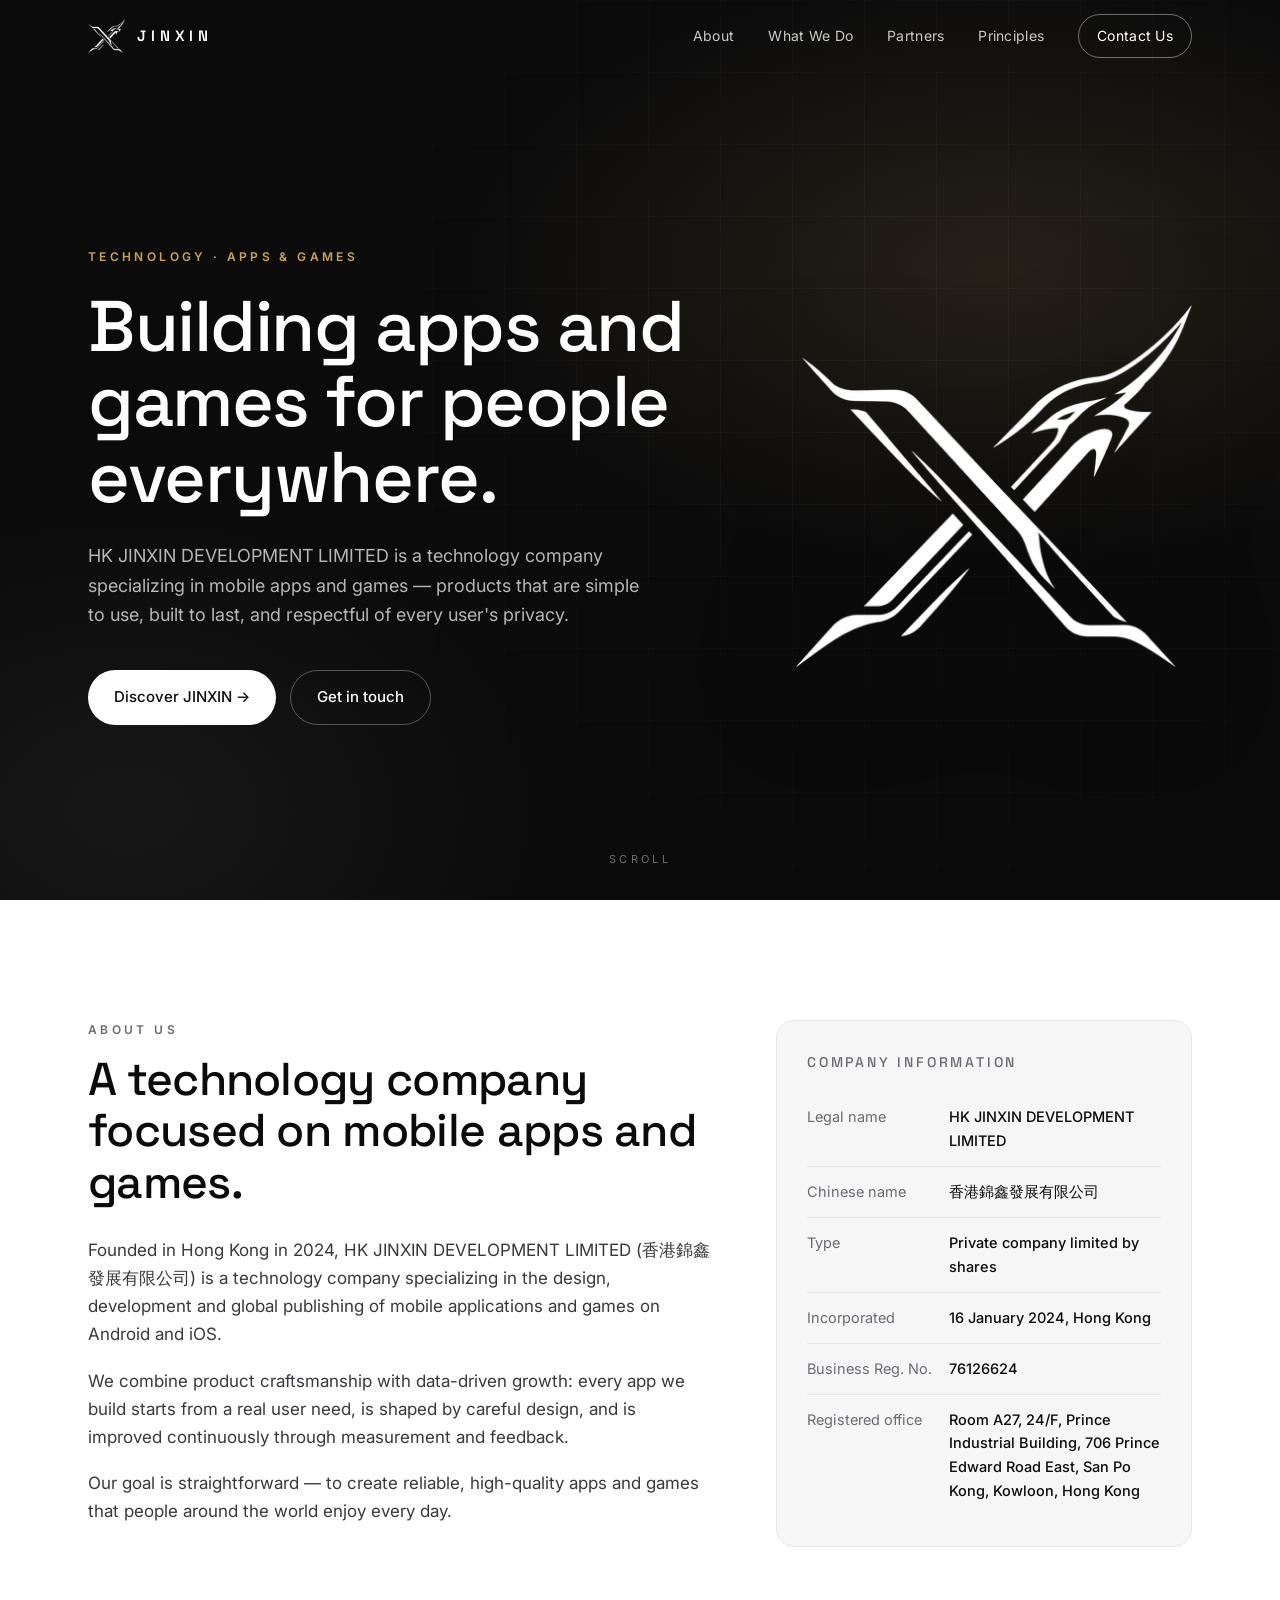
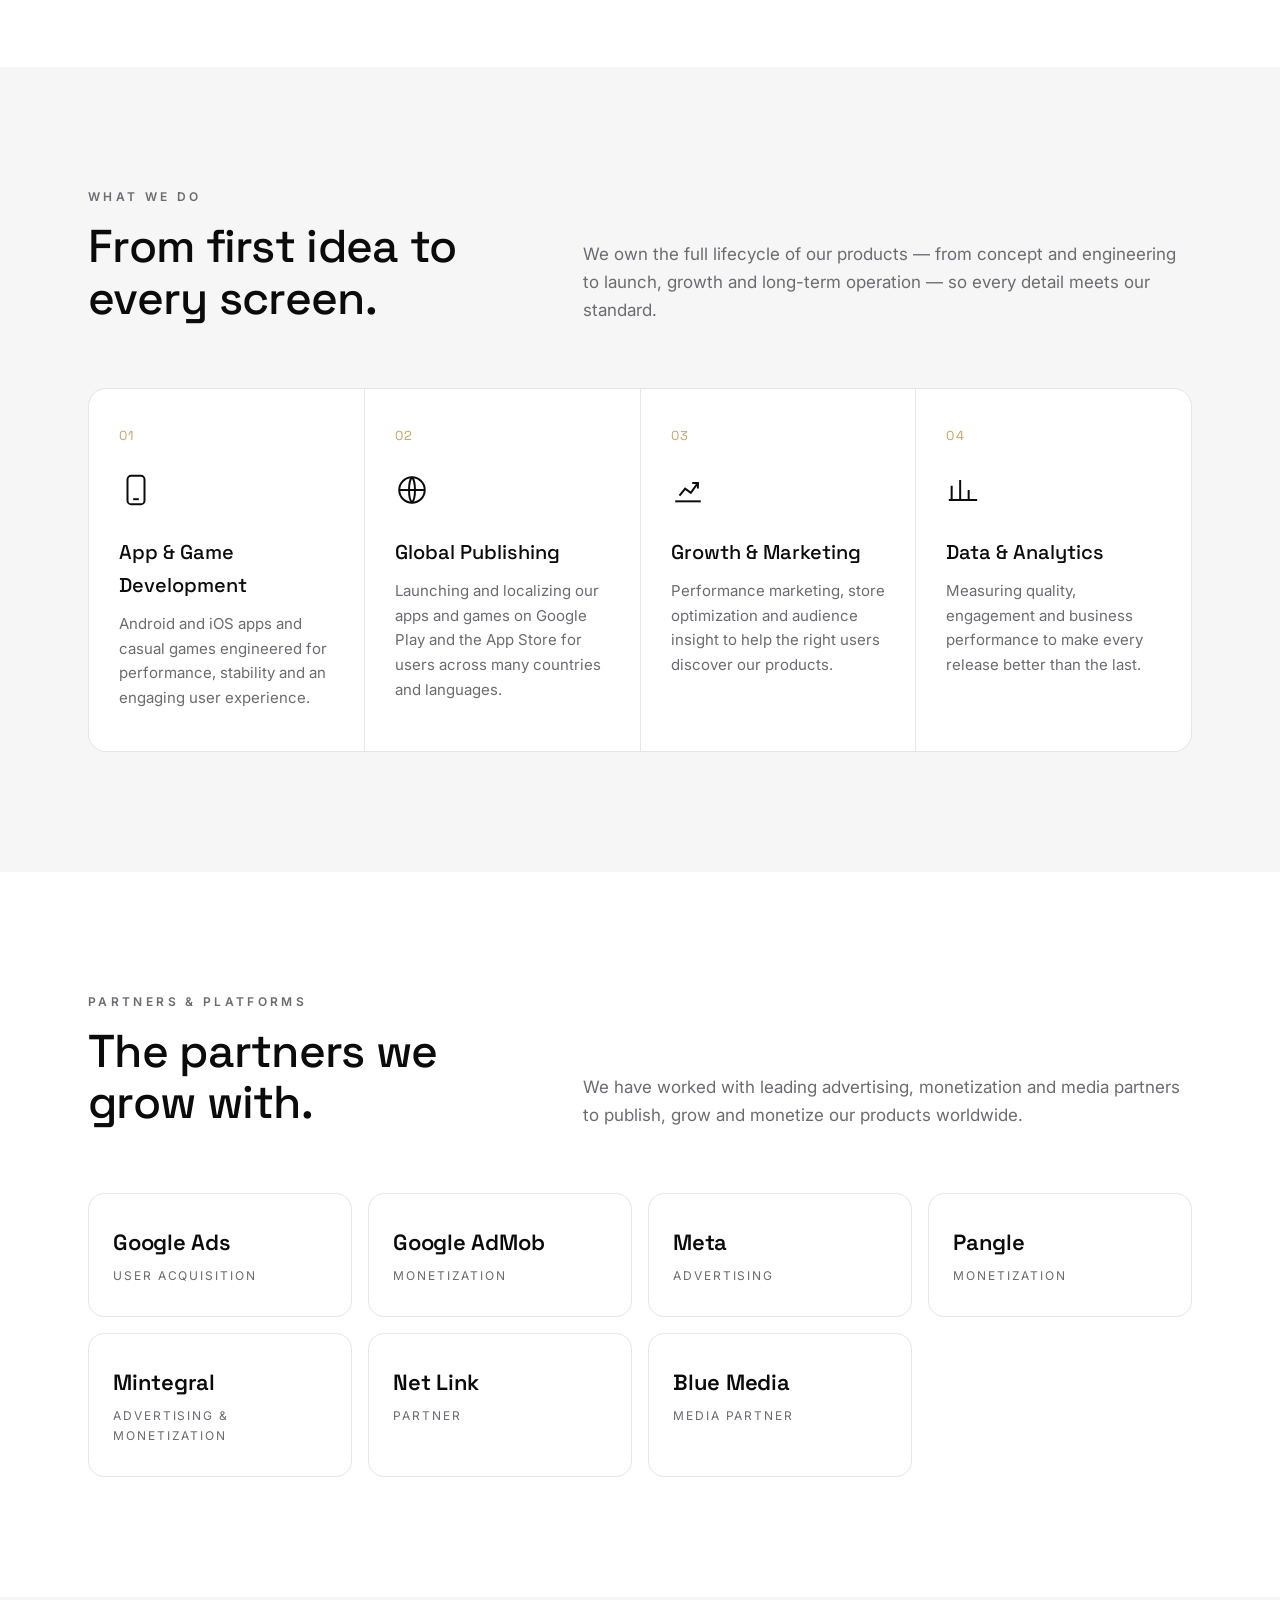
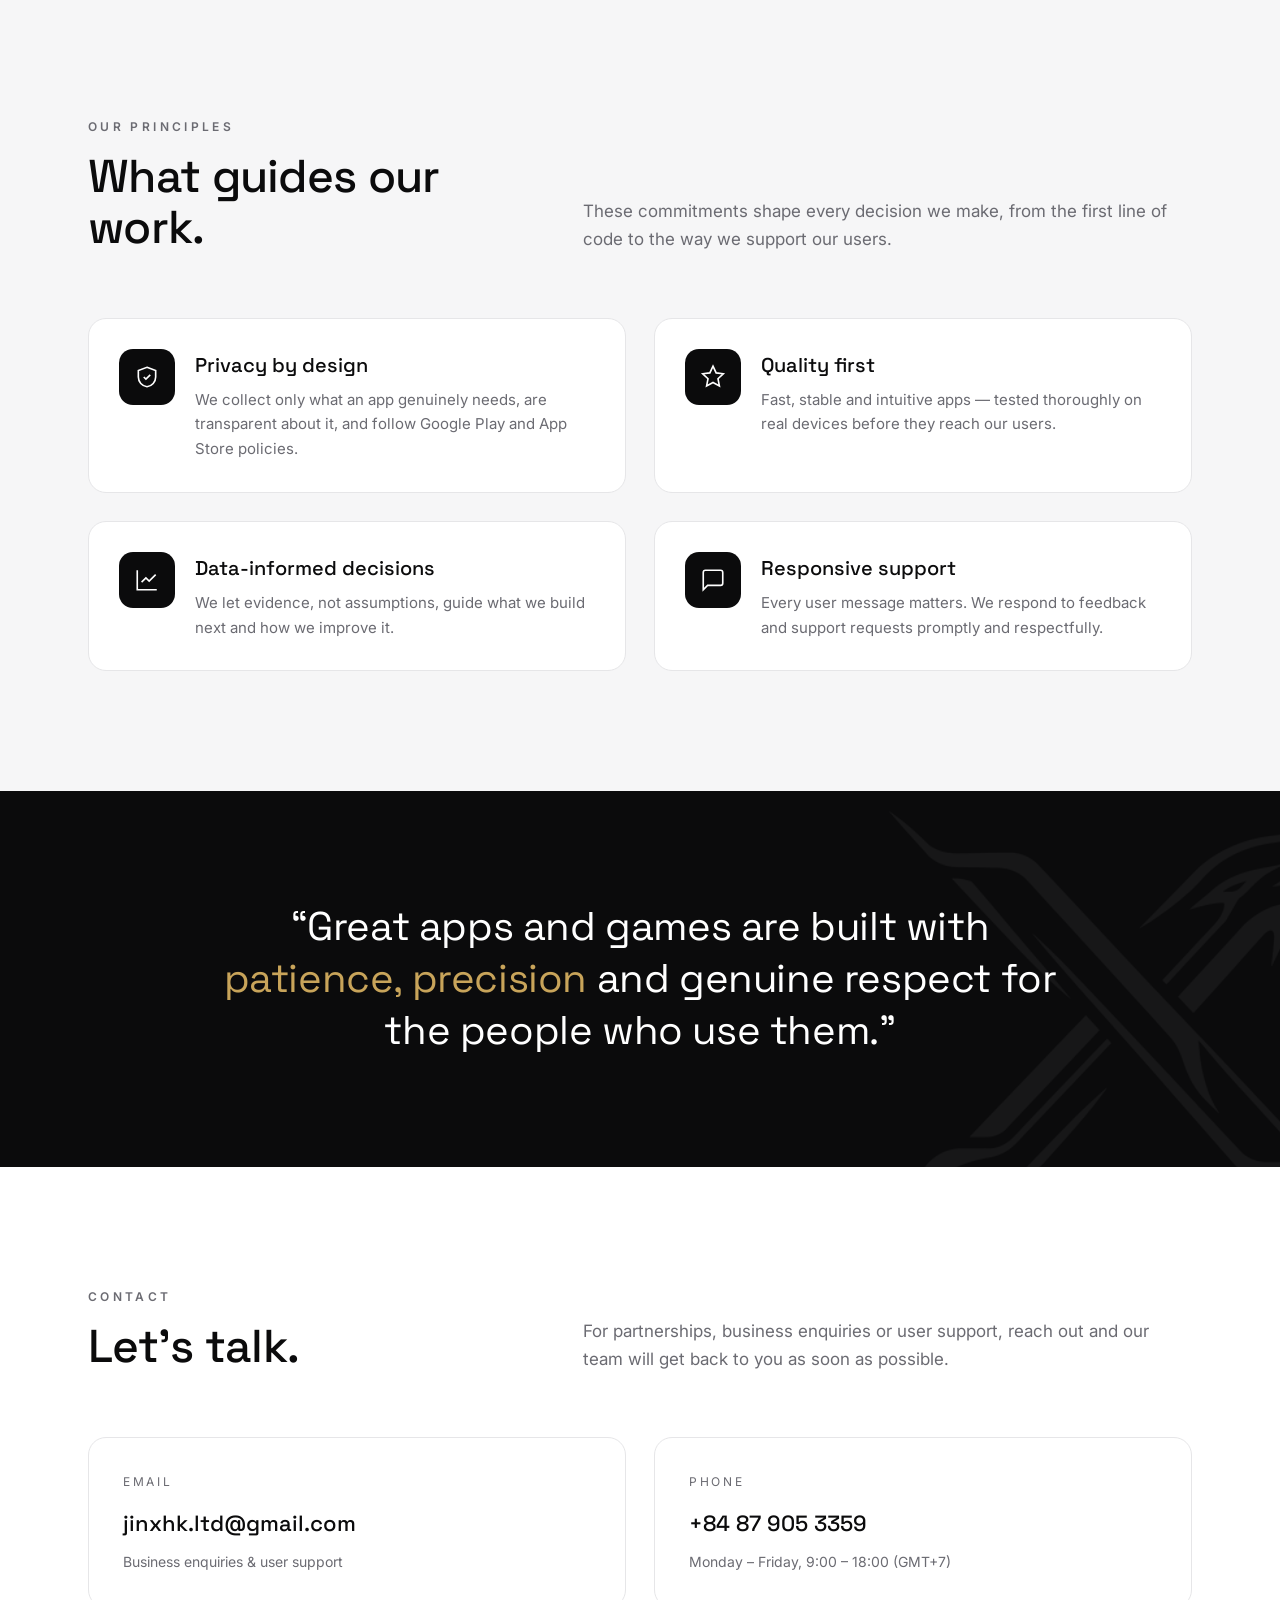
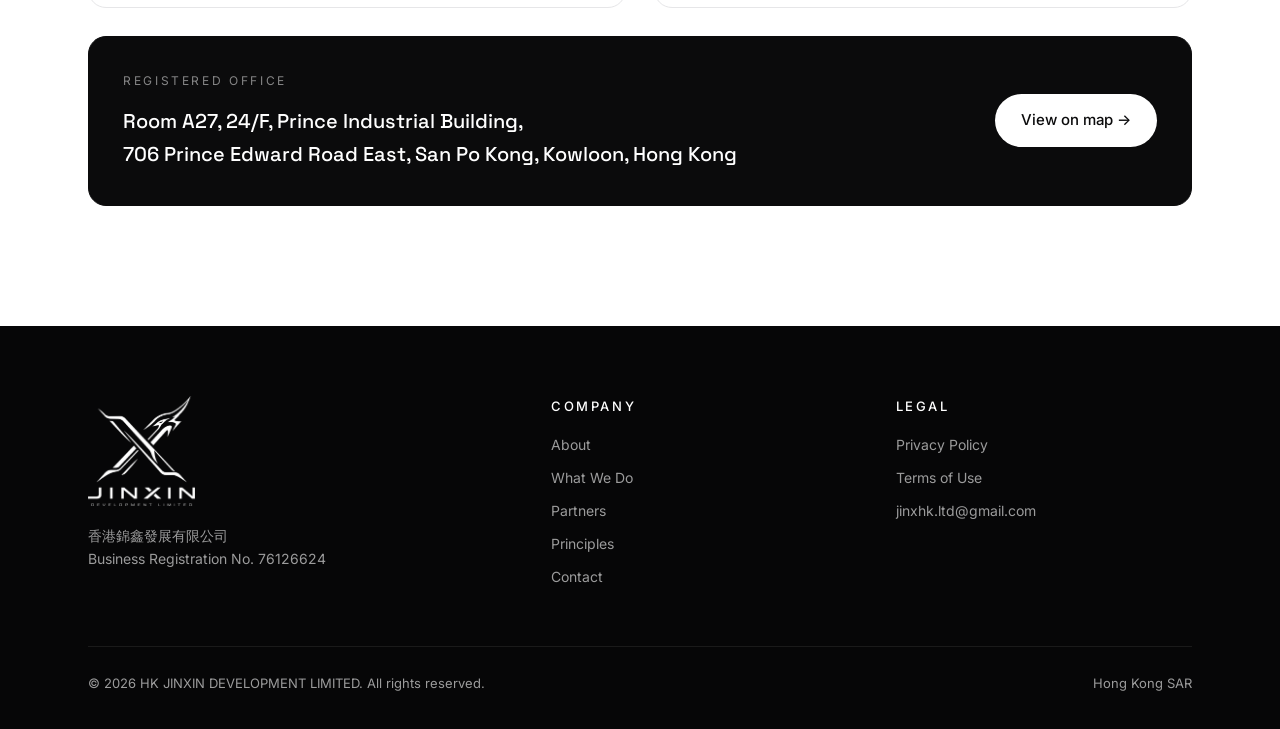
<file: index.html>
<!DOCTYPE html>
<html lang="en">
<head>
<meta charset="UTF-8">
<meta name="viewport" content="width=device-width, initial-scale=1.0">
<title>HK JINXIN DEVELOPMENT LIMITED | Mobile App &amp; Game Developer</title>
<meta name="description" content="HK JINXIN DEVELOPMENT LIMITED (香港錦鑫發展有限公司) is a Hong Kong technology company specializing in the development and publishing of mobile apps and games for a global audience.">
<link rel="canonical" href="https://hkjixin.com/">
<meta property="og:type" content="website">
<meta property="og:title" content="HK JINXIN DEVELOPMENT LIMITED">
<meta property="og:description" content="A Hong Kong technology company specializing in mobile apps and games.">
<meta property="og:url" content="https://hkjixin.com/">
<meta property="og:image" content="https://hkjixin.com/assets/og.png">
<link rel="icon" type="image/png" href="assets/favicon.png">
<link rel="apple-touch-icon" href="assets/apple-touch-icon.png">
<link rel="preconnect" href="https://fonts.googleapis.com">
<link rel="preconnect" href="https://fonts.gstatic.com" crossorigin>
<link href="https://fonts.googleapis.com/css2?family=Inter:wght@400;500;600&family=Space+Grotesk:wght@400;500;600&display=swap" rel="stylesheet">
<link rel="stylesheet" href="assets/style.css">
<script type="application/ld+json">
{"@context":"https://schema.org","@type":"Organization","name":"HK JINXIN DEVELOPMENT LIMITED","alternateName":"香港錦鑫發展有限公司","url":"https://hkjixin.com","logo":"https://hkjixin.com/assets/logo-full-dark.png","email":"jinxhk.ltd@gmail.com","telephone":"+84 87 905 3359","foundingDate":"2024-01-16","address":{"@type":"PostalAddress","streetAddress":"Room A27, 24/F, Prince Industrial Building, 706 Prince Edward Road East","addressLocality":"San Po Kong, Kowloon","addressCountry":"HK"}}
</script>
</head>
<body>

<header class="nav" id="nav">
  <div class="wrap">
    <a class="brand" href="#top" aria-label="HK JINXIN home">
      <img class="b-light" src="assets/mark-light.png" alt="">
      <img class="b-dark" src="assets/mark-dark.png" alt="">
      <span>JINXIN</span>
    </a>
    <nav class="links" id="links">
      <a href="#about">About</a>
      <a href="#what-we-do">What We Do</a>
      <a href="#partners">Partners</a>
      <a href="#principles">Principles</a>
      <a href="#contact" class="cta">Contact Us</a>
    </nav>
    <button class="menu-btn" id="menuBtn" aria-label="Open menu">☰</button>
  </div>
</header>

<main id="top">
  <!-- HERO -->
  <div class="hero">
    <div class="grid-lines"></div>
    <div class="wrap">
      <div>
        <div class="eyebrow rv">Technology · Apps &amp; Games</div>
        <h1 class="rv">Building apps and games for people everywhere.</h1>
        <p class="lead rv">HK JINXIN DEVELOPMENT LIMITED is a technology company specializing in mobile apps and games — products that are simple to use, built to last, and respectful of every user's privacy.</p>
        <div class="actions rv">
          <a class="btn btn-light" href="#about">Discover JINXIN →</a>
          <a class="btn btn-ghost" href="#contact">Get in touch</a>
        </div>
      </div>
      <img class="hero-mark rv" src="assets/mark-light.png" alt="JINXIN logo mark">
    </div>
    <div class="scroll-hint">Scroll</div>
  </div>

  <!-- ABOUT -->
  <section id="about">
    <div class="wrap">
      <div class="about-grid">
        <div class="body">
          <div class="eyebrow dark rv">About us</div>
          <h2 class="rv" style="margin-bottom:28px">A technology company focused on mobile apps and games.</h2>
          <p class="rv">Founded in Hong Kong in 2024, HK JINXIN DEVELOPMENT LIMITED (香港錦鑫發展有限公司) is a technology company specializing in the design, development and global publishing of mobile applications and games on Android and iOS.</p>
          <p class="rv">We combine product craftsmanship with data-driven growth: every app we build starts from a real user need, is shaped by careful design, and is improved continuously through measurement and feedback.</p>
          <p class="rv">Our goal is straightforward — to create reliable, high-quality apps and games that people around the world enjoy every day.</p>
        </div>
        <aside class="facts rv">
          <h3>Company information</h3>
          <dl>
            <div><dt>Legal name</dt><dd>HK JINXIN DEVELOPMENT LIMITED</dd></div>
            <div><dt>Chinese name</dt><dd>香港錦鑫發展有限公司</dd></div>
            <div><dt>Type</dt><dd>Private company limited by shares</dd></div>
            <div><dt>Incorporated</dt><dd>16 January 2024, Hong Kong</dd></div>
            <div><dt>Business Reg. No.</dt><dd>76126624</dd></div>
            <div><dt>Registered office</dt><dd>Room A27, 24/F, Prince Industrial Building, 706 Prince Edward Road East, San Po Kong, Kowloon, Hong Kong</dd></div>
          </dl>
        </aside>
      </div>
    </div>
  </section>

  <!-- WHAT WE DO -->
  <section id="what-we-do" class="caps">
    <div class="wrap">
      <div class="sec-head">
        <div>
          <div class="eyebrow dark rv">What we do</div>
          <h2 class="rv">From first idea to every screen.</h2>
        </div>
        <p class="rv">We own the full lifecycle of our products — from concept and engineering to launch, growth and long-term operation — so every detail meets our standard.</p>
      </div>
      <div class="cap-grid">
        <div class="cap rv">
          <div class="num">01</div>
          <svg viewBox="0 0 24 24"><rect x="6" y="2" width="12" height="20" rx="2.5"/><path d="M10 18.5h4"/></svg>
          <h3>App &amp; Game Development</h3>
          <p>Android and iOS apps and casual games engineered for performance, stability and an engaging user experience.</p>
        </div>
        <div class="cap rv">
          <div class="num">02</div>
          <svg viewBox="0 0 24 24"><circle cx="12" cy="12" r="9"/><path d="M3 12h18M12 3c2.8 3 2.8 15 0 18M12 3c-2.8 3-2.8 15 0 18"/></svg>
          <h3>Global Publishing</h3>
          <p>Launching and localizing our apps and games on Google Play and the App Store for users across many countries and languages.</p>
        </div>
        <div class="cap rv">
          <div class="num">03</div>
          <svg viewBox="0 0 24 24"><path d="M3 20h18"/><path d="M6 16l4-5 4 3 5-7"/><path d="M15 7h4v4"/></svg>
          <h3>Growth &amp; Marketing</h3>
          <p>Performance marketing, store optimization and audience insight to help the right users discover our products.</p>
        </div>
        <div class="cap rv">
          <div class="num">04</div>
          <svg viewBox="0 0 24 24"><path d="M4 19V9M10 19V5M16 19v-7M22 19H2"/></svg>
          <h3>Data &amp; Analytics</h3>
          <p>Measuring quality, engagement and business performance to make every release better than the last.</p>
        </div>
      </div>
    </div>
  </section>


  <!-- PARTNERS -->
  <section id="partners" class="partners">
    <div class="wrap">
      <div class="sec-head">
        <div>
          <div class="eyebrow dark rv">Partners &amp; platforms</div>
          <h2 class="rv">The partners we grow with.</h2>
        </div>
        <p class="rv">We have worked with leading advertising, monetization and media partners to publish, grow and monetize our products worldwide.</p>
      </div>
      <div class="p-grid">
        <div class="p-item rv"><span>Google Ads</span><small>User acquisition</small></div>
        <div class="p-item rv"><span>Google AdMob</span><small>Monetization</small></div>
        <div class="p-item rv"><span>Meta</span><small>Advertising</small></div>
        <div class="p-item rv"><span>Pangle</span><small>Monetization</small></div>
        <div class="p-item rv"><span>Mintegral</span><small>Advertising &amp; monetization</small></div>
        <div class="p-item rv"><span>Net Link</span><small>Partner</small></div>
        <div class="p-item rv"><span>Blue Media</span><small>Media partner</small></div>
      </div>
    </div>
  </section>

  <!-- PRINCIPLES -->
  <section id="principles">
    <div class="wrap">
      <div class="sec-head">
        <div>
          <div class="eyebrow dark rv">Our principles</div>
          <h2 class="rv">What guides our work.</h2>
        </div>
        <p class="rv">These commitments shape every decision we make, from the first line of code to the way we support our users.</p>
      </div>
      <div class="prin-grid">
        <div class="prin rv">
          <div class="ico"><svg viewBox="0 0 24 24"><path d="M12 3l8 3v6c0 4.5-3.4 8.3-8 9-4.6-.7-8-4.5-8-9V6l8-3z"/><path d="M9 12l2 2 4-4"/></svg></div>
          <div><h3>Privacy by design</h3><p>We collect only what an app genuinely needs, are transparent about it, and follow Google Play and App Store policies.</p></div>
        </div>
        <div class="prin rv">
          <div class="ico"><svg viewBox="0 0 24 24"><path d="M12 2l2.9 6.2 6.6.8-4.9 4.6 1.3 6.6L12 17l-5.9 3.2 1.3-6.6L2.5 9l6.6-.8z"/></svg></div>
          <div><h3>Quality first</h3><p>Fast, stable and intuitive apps — tested thoroughly on real devices before they reach our users.</p></div>
        </div>
        <div class="prin rv">
          <div class="ico"><svg viewBox="0 0 24 24"><path d="M3 3v18h18"/><path d="M7 14l4-4 3 3 6-6"/></svg></div>
          <div><h3>Data-informed decisions</h3><p>We let evidence, not assumptions, guide what we build next and how we improve it.</p></div>
        </div>
        <div class="prin rv">
          <div class="ico"><svg viewBox="0 0 24 24"><path d="M21 15a2 2 0 0 1-2 2H7l-4 4V5a2 2 0 0 1 2-2h14a2 2 0 0 1 2 2z"/></svg></div>
          <div><h3>Responsive support</h3><p>Every user message matters. We respond to feedback and support requests promptly and respectfully.</p></div>
        </div>
      </div>
    </div>
  </section>

  <div class="band">
    <div class="wrap">
      <blockquote class="rv">“Great apps and games are built with <em>patience, precision</em> and genuine respect for the people who use them.”</blockquote>
    </div>
  </div>

  <!-- CONTACT -->
  <section id="contact">
    <div class="wrap">
      <div class="sec-head">
        <div>
          <div class="eyebrow dark rv">Contact</div>
          <h2 class="rv">Let's talk.</h2>
        </div>
        <p class="rv">For partnerships, business enquiries or user support, reach out and our team will get back to you as soon as possible.</p>
      </div>
      <div class="contact-grid">
        <div class="c-card rv">
          <div class="label">Email</div>
          <div class="big"><a href="mailto:jinxhk.ltd@gmail.com">jinxhk.ltd@gmail.com</a></div>
          <div class="sub">Business enquiries &amp; user support</div>
        </div>
        <div class="c-card rv">
          <div class="label">Phone</div>
          <div class="big"><a href="tel:+84879053359">+84 87 905 3359</a></div>
          <div class="sub">Monday – Friday, 9:00 – 18:00 (GMT+7)</div>
        </div>
        <div class="c-card wide rv">
          <div>
            <div class="label">Registered office</div>
            <p class="big" style="font-family:var(--font-head);font-size:20px;font-weight:500">Room A27, 24/F, Prince Industrial Building,<br>706 Prince Edward Road East, San Po Kong, Kowloon, Hong Kong</p>
          </div>
          <a class="btn btn-light" target="_blank" rel="noopener" href="https://www.google.com/maps/search/?api=1&query=Prince+Industrial+Building+706+Prince+Edward+Road+East+San+Po+Kong">View on map →</a>
        </div>
      </div>
    </div>
  </section>
</main>

<footer>
  <div class="wrap">
    <div class="f-top">
      <div>
        <img src="assets/logo-full-light.png" alt="JINXIN Development Limited">
        <p>香港錦鑫發展有限公司<br>Business Registration No. 76126624</p>
      </div>
      <div>
        <h4>Company</h4>
        <a href="#about">About</a>
        <a href="#what-we-do">What We Do</a>
        <a href="#partners">Partners</a>
        <a href="#principles">Principles</a>
        <a href="#contact">Contact</a>
      </div>
      <div>
        <h4>Legal</h4>
        <a href="privacy.html">Privacy Policy</a>
        <a href="terms.html">Terms of Use</a>
        <a href="mailto:jinxhk.ltd@gmail.com">jinxhk.ltd@gmail.com</a>
      </div>
    </div>
    <div class="f-bot">
      <span>© <span id="yr">2026</span> HK JINXIN DEVELOPMENT LIMITED. All rights reserved.</span>
      <span>Hong Kong SAR</span>
    </div>
  </div>
</footer>

<script>
  const nav=document.getElementById('nav');
  const onScroll=()=>nav.classList.toggle('solid',window.scrollY>40);
  onScroll();window.addEventListener('scroll',onScroll,{passive:true});
  const links=document.getElementById('links');
  document.getElementById('menuBtn').onclick=()=>{links.classList.toggle('open');nav.classList.add('solid')};
  links.querySelectorAll('a').forEach(a=>a.onclick=()=>links.classList.remove('open'));
  const io=new IntersectionObserver(es=>es.forEach(e=>{if(e.isIntersecting){e.target.classList.add('in');io.unobserve(e.target)}}),{threshold:.12});
  document.querySelectorAll('.rv').forEach(el=>io.observe(el));
  document.getElementById('yr').textContent=new Date().getFullYear();
</script>
</body>
</html>
</file>
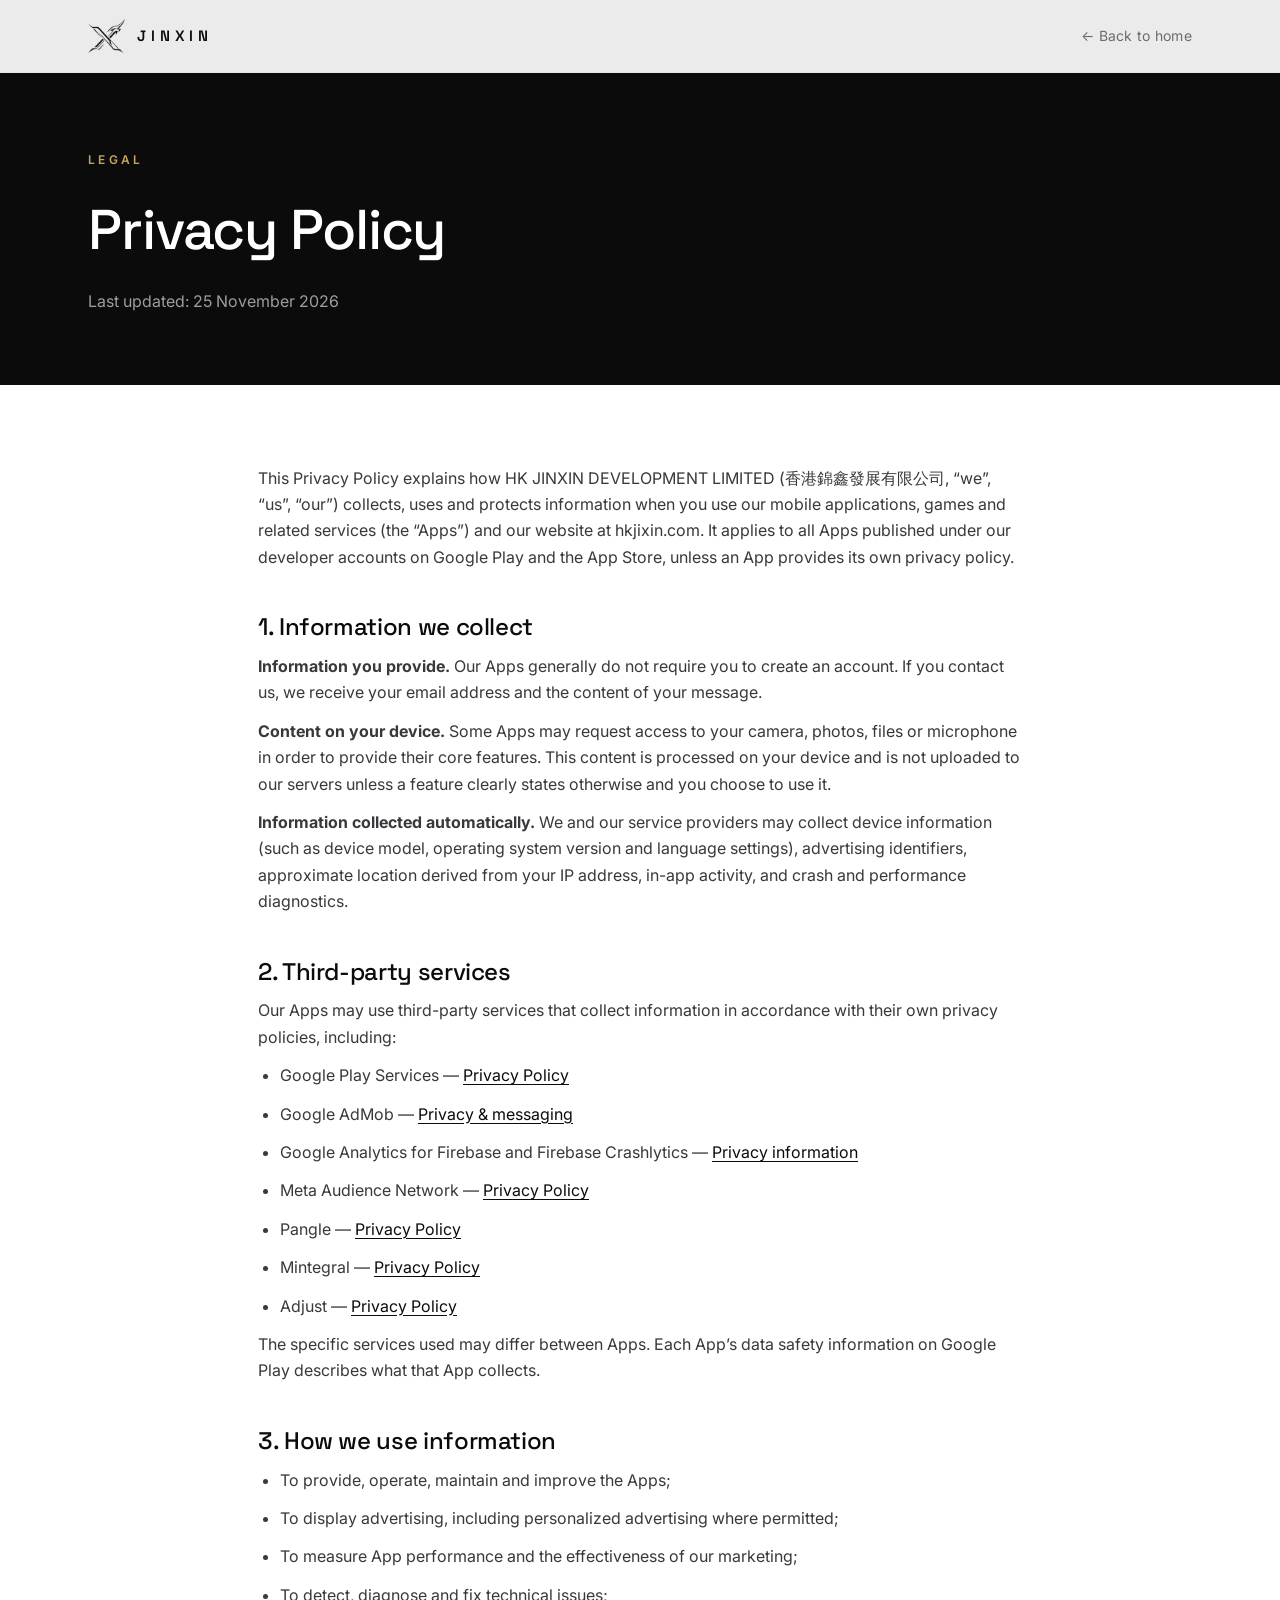
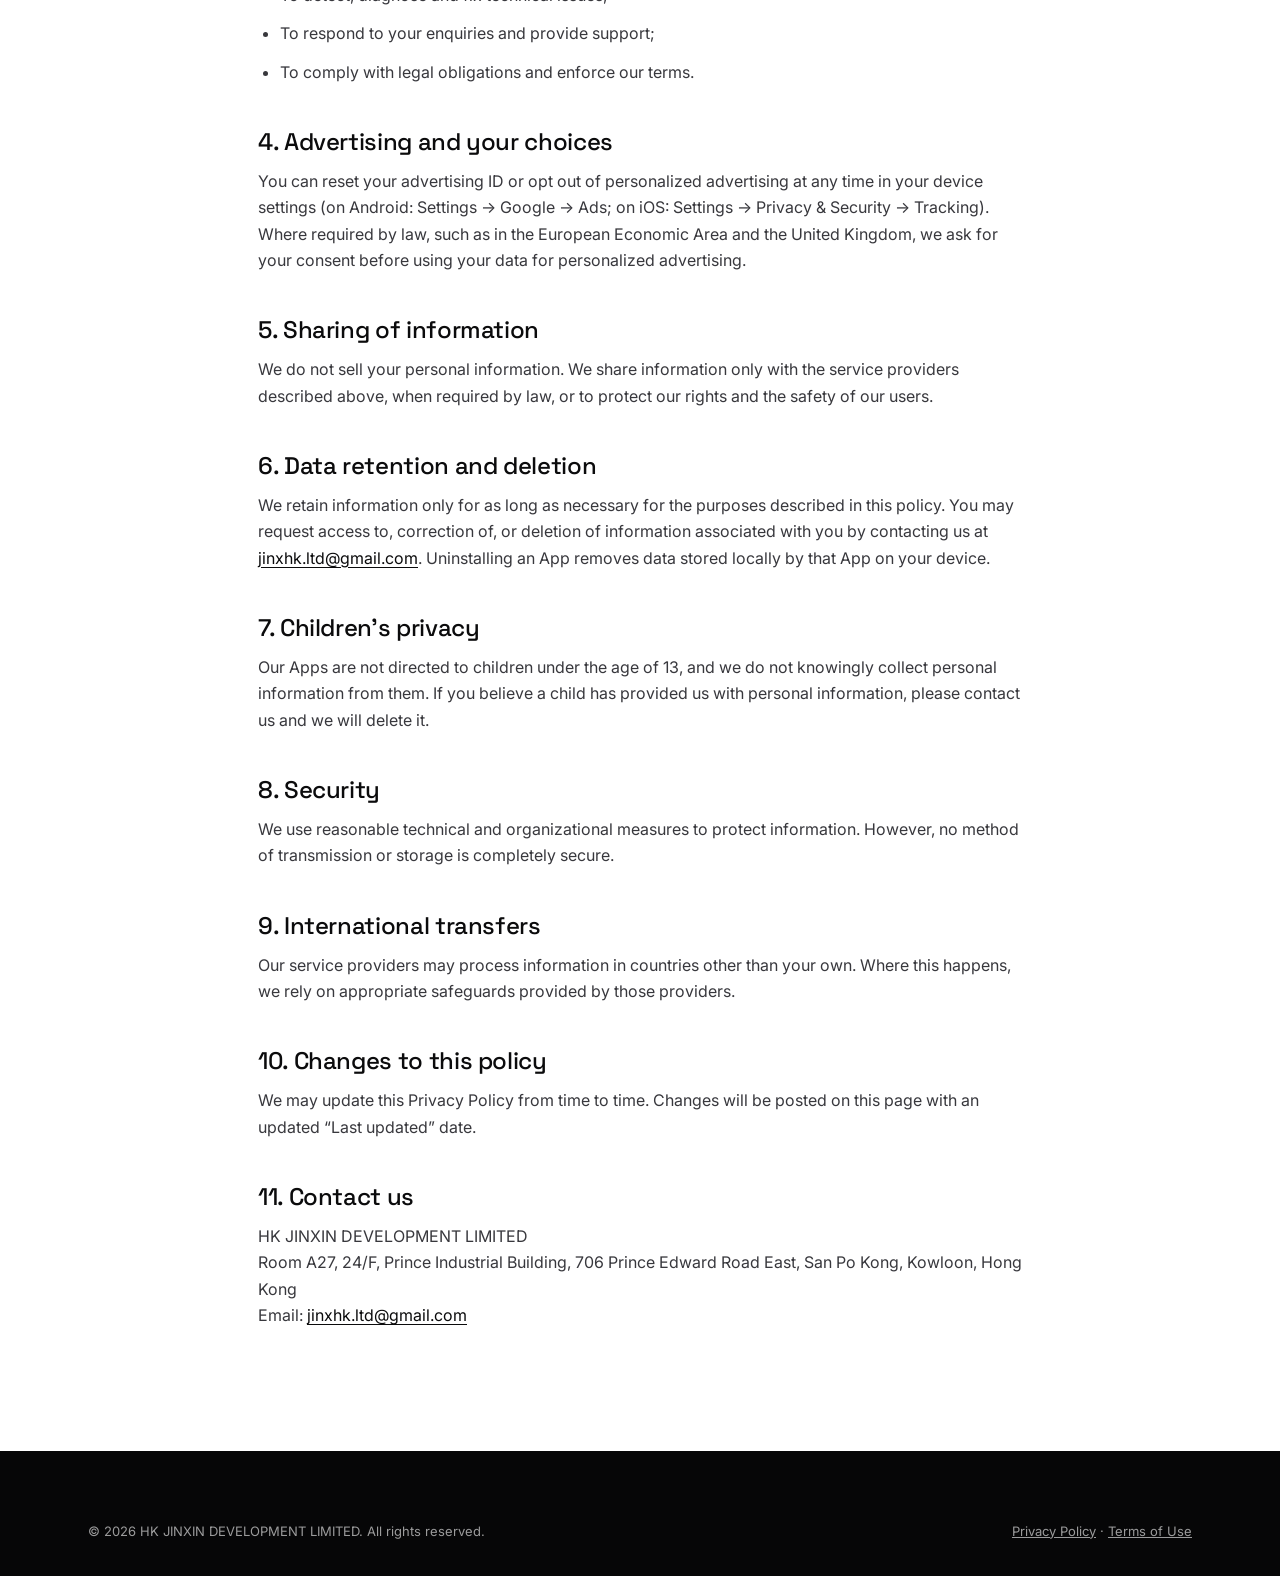
<file: privacy.html>
<!DOCTYPE html>
<html lang="en">
<head>
<meta charset="UTF-8">
<meta name="viewport" content="width=device-width, initial-scale=1.0">
<title>Privacy Policy | HK JINXIN DEVELOPMENT LIMITED</title>
<link rel="canonical" href="https://hkjixin.com/privacy.html">
<link rel="icon" type="image/png" href="assets/favicon.png">
<link rel="preconnect" href="https://fonts.googleapis.com">
<link rel="preconnect" href="https://fonts.gstatic.com" crossorigin>
<link href="https://fonts.googleapis.com/css2?family=Inter:wght@400;500;600&family=Space+Grotesk:wght@400;500;600&display=swap" rel="stylesheet">
<link rel="stylesheet" href="assets/style.css">
</head>
<body>
<header class="nav solid">
  <div class="wrap">
    <a class="brand" href="./"><img class="b-dark" src="assets/mark-dark.png" alt=""><span>JINXIN</span></a>
    <nav class="links" style="display:flex"><a href="./">← Back to home</a></nav>
  </div>
</header>
<div class="legal-hero"><div class="wrap">
  <div class="eyebrow">Legal</div>
  <h1>Privacy Policy</h1>
  <p>Last updated: 25 November 2026</p>
</div></div>
<article class="legal">

<p>This Privacy Policy explains how HK JINXIN DEVELOPMENT LIMITED (香港錦鑫發展有限公司, “we”, “us”, “our”) collects, uses and protects information when you use our mobile applications, games and related services (the “Apps”) and our website at hkjixin.com. It applies to all Apps published under our developer accounts on Google Play and the App Store, unless an App provides its own privacy policy.</p>

<h2>1. Information we collect</h2>
<p><strong>Information you provide.</strong> Our Apps generally do not require you to create an account. If you contact us, we receive your email address and the content of your message.</p>
<p><strong>Content on your device.</strong> Some Apps may request access to your camera, photos, files or microphone in order to provide their core features. This content is processed on your device and is not uploaded to our servers unless a feature clearly states otherwise and you choose to use it.</p>
<p><strong>Information collected automatically.</strong> We and our service providers may collect device information (such as device model, operating system version and language settings), advertising identifiers, approximate location derived from your IP address, in-app activity, and crash and performance diagnostics.</p>

<h2>2. Third-party services</h2>
<p>Our Apps may use third-party services that collect information in accordance with their own privacy policies, including:</p>
<ul>
<li>Google Play Services — <a href="https://policies.google.com/privacy" target="_blank" rel="noopener">Privacy Policy</a></li>
<li>Google AdMob — <a href="https://support.google.com/admob/answer/6128543" target="_blank" rel="noopener">Privacy &amp; messaging</a></li>
<li>Google Analytics for Firebase and Firebase Crashlytics — <a href="https://firebase.google.com/support/privacy" target="_blank" rel="noopener">Privacy information</a></li>
<li>Meta Audience Network — <a href="https://www.facebook.com/privacy/policy/" target="_blank" rel="noopener">Privacy Policy</a></li>
<li>Pangle — <a href="https://www.pangleglobal.com/privacy" target="_blank" rel="noopener">Privacy Policy</a></li>
<li>Mintegral — <a href="https://www.mintegral.com/en/privacy" target="_blank" rel="noopener">Privacy Policy</a></li>
<li>Adjust — <a href="https://www.adjust.com/terms/privacy-policy/" target="_blank" rel="noopener">Privacy Policy</a></li>
</ul>
<p>The specific services used may differ between Apps. Each App’s data safety information on Google Play describes what that App collects.</p>

<h2>3. How we use information</h2>
<ul>
<li>To provide, operate, maintain and improve the Apps;</li>
<li>To display advertising, including personalized advertising where permitted;</li>
<li>To measure App performance and the effectiveness of our marketing;</li>
<li>To detect, diagnose and fix technical issues;</li>
<li>To respond to your enquiries and provide support;</li>
<li>To comply with legal obligations and enforce our terms.</li>
</ul>

<h2>4. Advertising and your choices</h2>
<p>You can reset your advertising ID or opt out of personalized advertising at any time in your device settings (on Android: Settings → Google → Ads; on iOS: Settings → Privacy &amp; Security → Tracking). Where required by law, such as in the European Economic Area and the United Kingdom, we ask for your consent before using your data for personalized advertising.</p>

<h2>5. Sharing of information</h2>
<p>We do not sell your personal information. We share information only with the service providers described above, when required by law, or to protect our rights and the safety of our users.</p>

<h2>6. Data retention and deletion</h2>
<p>We retain information only for as long as necessary for the purposes described in this policy. You may request access to, correction of, or deletion of information associated with you by contacting us at <a href="mailto:jinxhk.ltd@gmail.com">jinxhk.ltd@gmail.com</a>. Uninstalling an App removes data stored locally by that App on your device.</p>

<h2>7. Children’s privacy</h2>
<p>Our Apps are not directed to children under the age of 13, and we do not knowingly collect personal information from them. If you believe a child has provided us with personal information, please contact us and we will delete it.</p>

<h2>8. Security</h2>
<p>We use reasonable technical and organizational measures to protect information. However, no method of transmission or storage is completely secure.</p>

<h2>9. International transfers</h2>
<p>Our service providers may process information in countries other than your own. Where this happens, we rely on appropriate safeguards provided by those providers.</p>

<h2>10. Changes to this policy</h2>
<p>We may update this Privacy Policy from time to time. Changes will be posted on this page with an updated “Last updated” date.</p>

<h2>11. Contact us</h2>
<p>HK JINXIN DEVELOPMENT LIMITED<br>Room A27, 24/F, Prince Industrial Building, 706 Prince Edward Road East, San Po Kong, Kowloon, Hong Kong<br>Email: <a href="mailto:jinxhk.ltd@gmail.com">jinxhk.ltd@gmail.com</a></p>
</article>
<footer><div class="wrap"><div class="f-bot" style="padding-top:0">
<span>© 2026 HK JINXIN DEVELOPMENT LIMITED. All rights reserved.</span>
<span><a href="privacy.html">Privacy Policy</a> · <a href="terms.html">Terms of Use</a></span>
</div></div></footer>
</body></html>
</file>
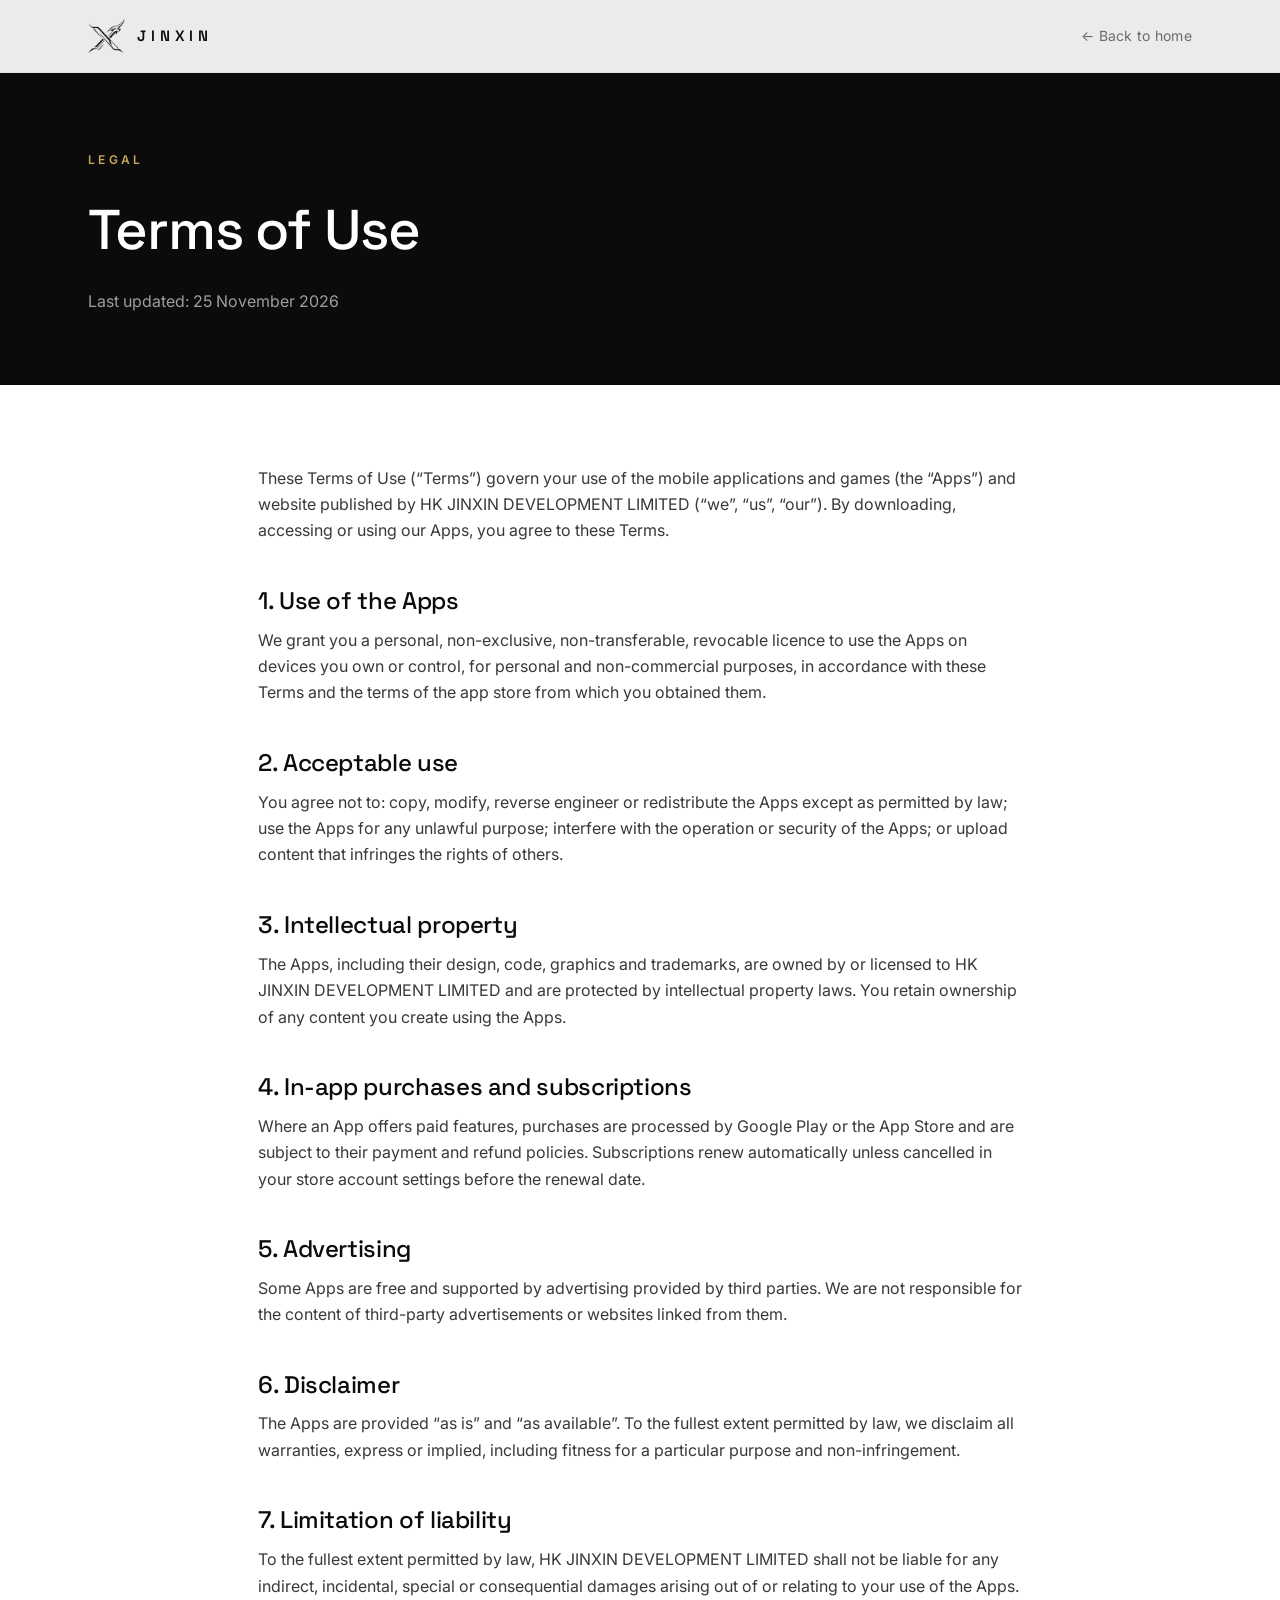
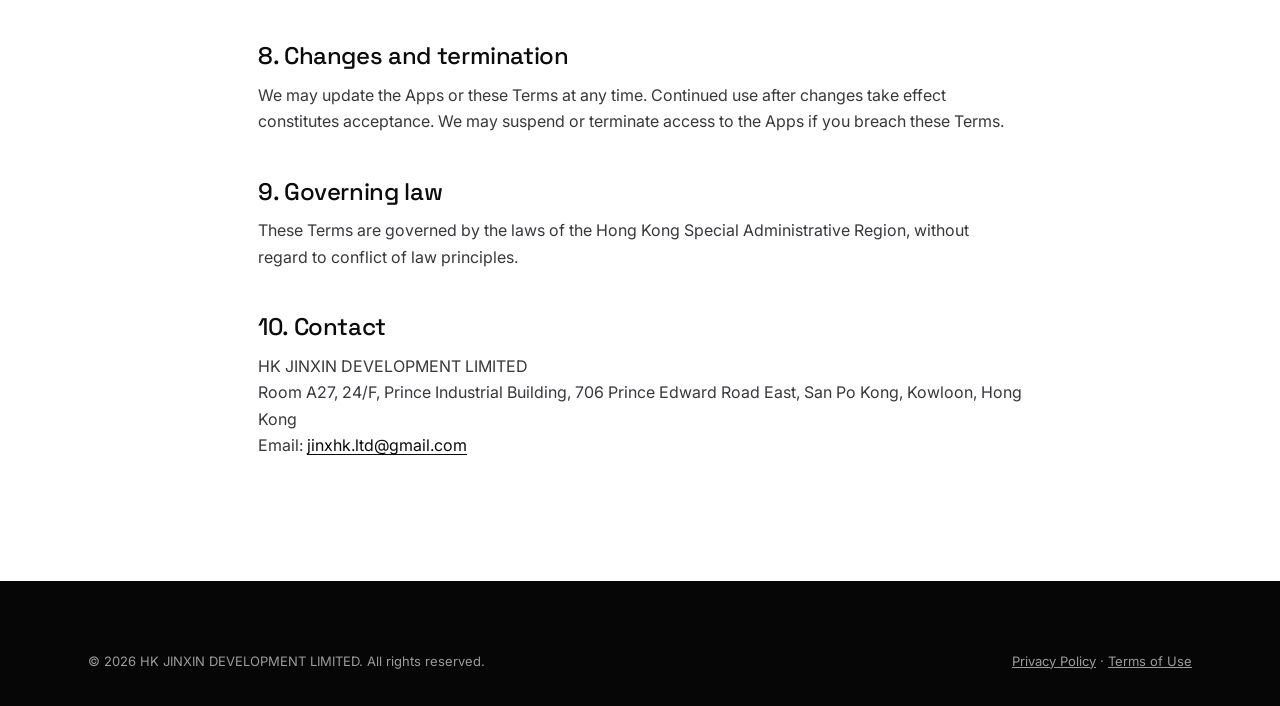
<file: terms.html>
<!DOCTYPE html>
<html lang="en">
<head>
<meta charset="UTF-8">
<meta name="viewport" content="width=device-width, initial-scale=1.0">
<title>Terms of Use | HK JINXIN DEVELOPMENT LIMITED</title>
<link rel="canonical" href="https://hkjixin.com/terms.html">
<link rel="icon" type="image/png" href="assets/favicon.png">
<link rel="preconnect" href="https://fonts.googleapis.com">
<link rel="preconnect" href="https://fonts.gstatic.com" crossorigin>
<link href="https://fonts.googleapis.com/css2?family=Inter:wght@400;500;600&family=Space+Grotesk:wght@400;500;600&display=swap" rel="stylesheet">
<link rel="stylesheet" href="assets/style.css">
</head>
<body>
<header class="nav solid">
  <div class="wrap">
    <a class="brand" href="./"><img class="b-dark" src="assets/mark-dark.png" alt=""><span>JINXIN</span></a>
    <nav class="links" style="display:flex"><a href="./">← Back to home</a></nav>
  </div>
</header>
<div class="legal-hero"><div class="wrap">
  <div class="eyebrow">Legal</div>
  <h1>Terms of Use</h1>
  <p>Last updated: 25 November 2026</p>
</div></div>
<article class="legal">

<p>These Terms of Use (“Terms”) govern your use of the mobile applications and games (the “Apps”) and website published by HK JINXIN DEVELOPMENT LIMITED (“we”, “us”, “our”). By downloading, accessing or using our Apps, you agree to these Terms.</p>

<h2>1. Use of the Apps</h2>
<p>We grant you a personal, non-exclusive, non-transferable, revocable licence to use the Apps on devices you own or control, for personal and non-commercial purposes, in accordance with these Terms and the terms of the app store from which you obtained them.</p>

<h2>2. Acceptable use</h2>
<p>You agree not to: copy, modify, reverse engineer or redistribute the Apps except as permitted by law; use the Apps for any unlawful purpose; interfere with the operation or security of the Apps; or upload content that infringes the rights of others.</p>

<h2>3. Intellectual property</h2>
<p>The Apps, including their design, code, graphics and trademarks, are owned by or licensed to HK JINXIN DEVELOPMENT LIMITED and are protected by intellectual property laws. You retain ownership of any content you create using the Apps.</p>

<h2>4. In-app purchases and subscriptions</h2>
<p>Where an App offers paid features, purchases are processed by Google Play or the App Store and are subject to their payment and refund policies. Subscriptions renew automatically unless cancelled in your store account settings before the renewal date.</p>

<h2>5. Advertising</h2>
<p>Some Apps are free and supported by advertising provided by third parties. We are not responsible for the content of third-party advertisements or websites linked from them.</p>

<h2>6. Disclaimer</h2>
<p>The Apps are provided “as is” and “as available”. To the fullest extent permitted by law, we disclaim all warranties, express or implied, including fitness for a particular purpose and non-infringement.</p>

<h2>7. Limitation of liability</h2>
<p>To the fullest extent permitted by law, HK JINXIN DEVELOPMENT LIMITED shall not be liable for any indirect, incidental, special or consequential damages arising out of or relating to your use of the Apps.</p>

<h2>8. Changes and termination</h2>
<p>We may update the Apps or these Terms at any time. Continued use after changes take effect constitutes acceptance. We may suspend or terminate access to the Apps if you breach these Terms.</p>

<h2>9. Governing law</h2>
<p>These Terms are governed by the laws of the Hong Kong Special Administrative Region, without regard to conflict of law principles.</p>

<h2>10. Contact</h2>
<p>HK JINXIN DEVELOPMENT LIMITED<br>Room A27, 24/F, Prince Industrial Building, 706 Prince Edward Road East, San Po Kong, Kowloon, Hong Kong<br>Email: <a href="mailto:jinxhk.ltd@gmail.com">jinxhk.ltd@gmail.com</a></p>
</article>
<footer><div class="wrap"><div class="f-bot" style="padding-top:0">
<span>© 2026 HK JINXIN DEVELOPMENT LIMITED. All rights reserved.</span>
<span><a href="privacy.html">Privacy Policy</a> · <a href="terms.html">Terms of Use</a></span>
</div></div></footer>
</body></html>
</file>
<file: assets/style.css>
:root{
  --ink:#0b0b0c; --ink-2:#1c1c1f; --muted:#6b6b72; --line:#e6e6e8; --bg:#ffffff; --soft:#f6f6f7;
  --accent:#c8a45a;
  --font-head:"Space Grotesk",system-ui,sans-serif;
  --font-body:"Inter",system-ui,-apple-system,"Segoe UI",Roboto,sans-serif;
}
*{box-sizing:border-box;margin:0;padding:0}
html{scroll-behavior:smooth}
body{font-family:var(--font-body);color:var(--ink);background:var(--bg);line-height:1.65;-webkit-font-smoothing:antialiased}
img{max-width:100%;display:block}
a{color:inherit}
.wrap{max-width:1160px;margin:0 auto;padding:0 28px}

/* nav */
.nav{position:fixed;inset:0 0 auto 0;z-index:50;transition:background .3s,border-color .3s;border-bottom:1px solid transparent}
.nav.solid{background:rgba(255,255,255,.92);backdrop-filter:blur(10px);border-color:var(--line)}
.nav .wrap{display:flex;align-items:center;justify-content:space-between;height:72px}
.brand{display:flex;align-items:center;gap:12px;text-decoration:none}
.brand img{height:34px;width:auto}
.brand .b-light{display:block}.brand .b-dark{display:none}
.nav.solid .brand .b-light{display:none}.nav.solid .brand .b-dark{display:block}
.brand span{font-family:var(--font-head);font-weight:600;letter-spacing:.32em;font-size:15px;color:#fff}
.nav.solid .brand span{color:var(--ink)}
.links{display:flex;gap:34px;align-items:center}
.links a{text-decoration:none;font-size:14px;color:rgba(255,255,255,.78);letter-spacing:.02em}
.links a:hover{color:#fff}
.nav.solid .links a{color:var(--muted)}.nav.solid .links a:hover{color:var(--ink)}
.links .cta{border:1px solid rgba(255,255,255,.4);padding:9px 18px;border-radius:999px;color:#fff}
.nav.solid .links .cta{border-color:var(--ink);color:var(--ink)}
.menu-btn{display:none;background:none;border:0;color:#fff;font-size:26px;cursor:pointer}
.nav.solid .menu-btn{color:var(--ink)}

/* hero */
.hero{position:relative;min-height:100vh;display:flex;align-items:center;background:var(--ink);color:#fff;overflow:hidden}
.hero::before{content:"";position:absolute;inset:0;background:
  radial-gradient(900px 500px at 78% 30%,rgba(200,164,90,.14),transparent 60%),
  radial-gradient(700px 500px at 10% 90%,rgba(255,255,255,.05),transparent 60%)}
.hero .grid-lines{position:absolute;inset:0;background-image:linear-gradient(rgba(255,255,255,.04) 1px,transparent 1px),linear-gradient(90deg,rgba(255,255,255,.04) 1px,transparent 1px);background-size:72px 72px;mask-image:radial-gradient(circle at 70% 40%,#000 0,transparent 70%)}
.hero .wrap{position:relative;display:grid;grid-template-columns:1.25fr .75fr;gap:48px;align-items:center;padding-top:72px}
.eyebrow{font-size:12px;letter-spacing:.28em;text-transform:uppercase;color:var(--accent);font-weight:600}
.hero h1{font-family:var(--font-head);font-weight:500;font-size:clamp(40px,5.6vw,72px);line-height:1.05;letter-spacing:-.02em;margin:22px 0 26px}
.hero p.lead{font-size:18px;color:rgba(255,255,255,.7);max-width:560px}
.hero .actions{margin-top:40px;display:flex;gap:14px;flex-wrap:wrap}
.btn{display:inline-flex;align-items:center;gap:10px;padding:14px 26px;border-radius:999px;font-size:15px;font-weight:500;text-decoration:none;transition:transform .2s,background .2s}
.btn:hover{transform:translateY(-1px)}
.btn-light{background:#fff;color:var(--ink)}
.btn-ghost{border:1px solid rgba(255,255,255,.3);color:#fff}
.hero-mark{opacity:.95;justify-self:center;width:100%;max-width:400px;filter:drop-shadow(0 20px 60px rgba(0,0,0,.5))}
.scroll-hint{position:absolute;bottom:32px;left:50%;transform:translateX(-50%);font-size:11px;letter-spacing:.3em;color:rgba(255,255,255,.4);text-transform:uppercase}

/* sections */
section{padding:120px 0}
.sec-head{display:grid;grid-template-columns:1fr 1.4fr;gap:60px;margin-bottom:64px;align-items:end}
h2{font-family:var(--font-head);font-weight:500;font-size:clamp(30px,3.6vw,46px);line-height:1.12;letter-spacing:-.015em;margin-top:14px}
.sec-head p{color:var(--muted);font-size:17px}
.eyebrow.dark{color:var(--muted)}

/* about */
.about-grid{display:grid;grid-template-columns:1.2fr .8fr;gap:64px;align-items:start}
.about-grid .body p{font-size:17px;color:#38383d;margin-bottom:18px}
.facts{border:1px solid var(--line);border-radius:18px;padding:30px;background:var(--soft)}
.facts h3{font-family:var(--font-head);font-weight:500;font-size:14px;letter-spacing:.2em;text-transform:uppercase;color:var(--muted);margin-bottom:18px}
.facts dl div{display:grid;grid-template-columns:130px 1fr;gap:12px;padding:13px 0;border-top:1px solid var(--line);font-size:14.5px}
.facts dl div:first-child{border-top:0}
.facts dt{color:var(--muted)}
.facts dd{font-weight:500}

/* capabilities */
.caps{background:var(--soft)}
.cap-grid{display:grid;grid-template-columns:repeat(4,1fr);gap:1px;background:var(--line);border:1px solid var(--line);border-radius:18px;overflow:hidden}
.cap{background:#fff;padding:36px 30px 40px;transition:background .25s}
.cap:hover{background:#fcfbf8}
.cap .num{font-family:var(--font-head);font-size:13px;color:var(--accent);letter-spacing:.1em}
.cap svg{width:34px;height:34px;margin:26px 0 22px;stroke:var(--ink);fill:none;stroke-width:1.4}
.cap h3{font-family:var(--font-head);font-weight:500;font-size:20px;margin-bottom:10px}
.cap p{color:var(--muted);font-size:15px}

/* partners */
.p-grid{display:grid;grid-template-columns:repeat(4,1fr);gap:16px}
@media(max-width:980px){.p-grid{grid-template-columns:1fr 1fr}}
.p-item{border:1px solid var(--line);border-radius:16px;padding:30px 24px;display:flex;flex-direction:column;gap:6px;transition:border-color .25s,transform .25s}
.p-item:hover{border-color:var(--ink);transform:translateY(-2px)}
.p-item span{font-family:var(--font-head);font-size:22px;font-weight:600;letter-spacing:-.01em}
.p-item small{font-size:12px;letter-spacing:.16em;text-transform:uppercase;color:var(--muted)}
#principles{background:var(--soft)}
.prin{background:#fff}

/* principles */
.prin-grid{display:grid;grid-template-columns:repeat(2,1fr);gap:28px}
.prin{display:grid;grid-template-columns:56px 1fr;gap:20px;padding:30px;border:1px solid var(--line);border-radius:18px}
.prin .ico{width:56px;height:56px;border-radius:14px;background:var(--ink);display:grid;place-items:center}
.prin .ico svg{width:26px;height:26px;stroke:#fff;fill:none;stroke-width:1.5}
.prin h3{font-family:var(--font-head);font-weight:500;font-size:20px;margin-bottom:6px}
.prin p{color:var(--muted);font-size:15px}

/* statement band */
.band{background:var(--ink);color:#fff;padding:110px 0;text-align:center;position:relative;overflow:hidden}
.band::after{content:"";position:absolute;right:-120px;top:50%;width:520px;height:520px;transform:translateY(-50%);background:url(mark-light.png) center/contain no-repeat;opacity:.05}
.band blockquote{font-family:var(--font-head);font-weight:400;font-size:clamp(26px,3.2vw,40px);line-height:1.3;max-width:860px;margin:0 auto;letter-spacing:-.01em}
.band blockquote em{font-style:normal;color:var(--accent)}

/* contact */
.contact-grid{display:grid;grid-template-columns:1fr 1fr;gap:28px}
.c-card{border:1px solid var(--line);border-radius:18px;padding:34px}
.c-card .label{font-size:12px;letter-spacing:.22em;text-transform:uppercase;color:var(--muted);margin-bottom:14px}
.c-card .big{font-family:var(--font-head);font-size:22px;font-weight:500}
.c-card .big a{text-decoration:none}
.c-card .big a:hover{color:var(--accent)}
.c-card p{color:#38383d;font-size:15.5px}
.c-card .sub{margin-top:8px;color:var(--muted);font-size:14px}
.c-card.wide{grid-column:1/-1;display:grid;grid-template-columns:1fr auto;align-items:center;gap:24px;background:var(--ink);color:#fff;border-color:var(--ink)}
.c-card.wide .label{color:rgba(255,255,255,.5)}
.c-card.wide p{color:#fff}

/* footer */
footer{background:#060607;color:rgba(255,255,255,.6);padding:70px 0 34px;font-size:14px}
.f-top{display:grid;grid-template-columns:1.4fr 1fr 1fr;gap:48px;padding-bottom:48px;border-bottom:1px solid rgba(255,255,255,.08)}
.f-top img{height:110px;width:auto;margin-bottom:18px}
.f-top h4{color:#fff;font-weight:500;font-size:13px;letter-spacing:.2em;text-transform:uppercase;margin-bottom:16px}
.f-top a{display:block;text-decoration:none;margin-bottom:10px}
.f-top a:hover{color:#fff}
.f-bot{display:flex;justify-content:space-between;gap:20px;padding-top:26px;font-size:13px;flex-wrap:wrap}

/* legal pages */
.legal-hero{background:var(--ink);color:#fff;padding:150px 0 70px}
.legal-hero h1{font-family:var(--font-head);font-weight:500;font-size:clamp(36px,4.5vw,56px);letter-spacing:-.02em;margin-top:14px}
.legal-hero p{color:rgba(255,255,255,.6);margin-top:12px}
.legal{max-width:820px;margin:0 auto;padding:80px 28px 110px}
.legal h2{font-size:24px;margin:44px 0 12px}
.legal p,.legal li{color:#38383d;font-size:16px;margin-bottom:12px}
.legal ul{padding-left:22px}
.legal a{color:var(--ink);text-underline-offset:3px}

/* reveal */
.rv{opacity:0;transform:translateY(24px);transition:opacity .8s ease,transform .8s ease}
.rv.in{opacity:1;transform:none}

@media (max-width:980px){
  .hero .wrap,.sec-head,.about-grid,.f-top{grid-template-columns:1fr}
  .hero-mark{max-width:220px;justify-self:start;order:-1}
  .cap-grid{grid-template-columns:1fr 1fr}
  .prin-grid,.contact-grid{grid-template-columns:1fr}
  .c-card.wide{grid-template-columns:1fr}
  section{padding:84px 0}
}
@media (max-width:760px){
  .links{display:none;position:absolute;top:72px;left:0;right:0;flex-direction:column;gap:0;background:#fff;border-bottom:1px solid var(--line);padding:8px 0}
  .links.open{display:flex}
  .links a,.nav .links a{color:var(--ink);padding:14px 28px;width:100%}
  .links .cta{border:0}
  .menu-btn{display:block}
  .cap-grid{grid-template-columns:1fr}
  .facts dl div{grid-template-columns:1fr;gap:2px}
}
@media (prefers-reduced-motion:reduce){.rv{opacity:1;transform:none;transition:none}html{scroll-behavior:auto}}
</file>
